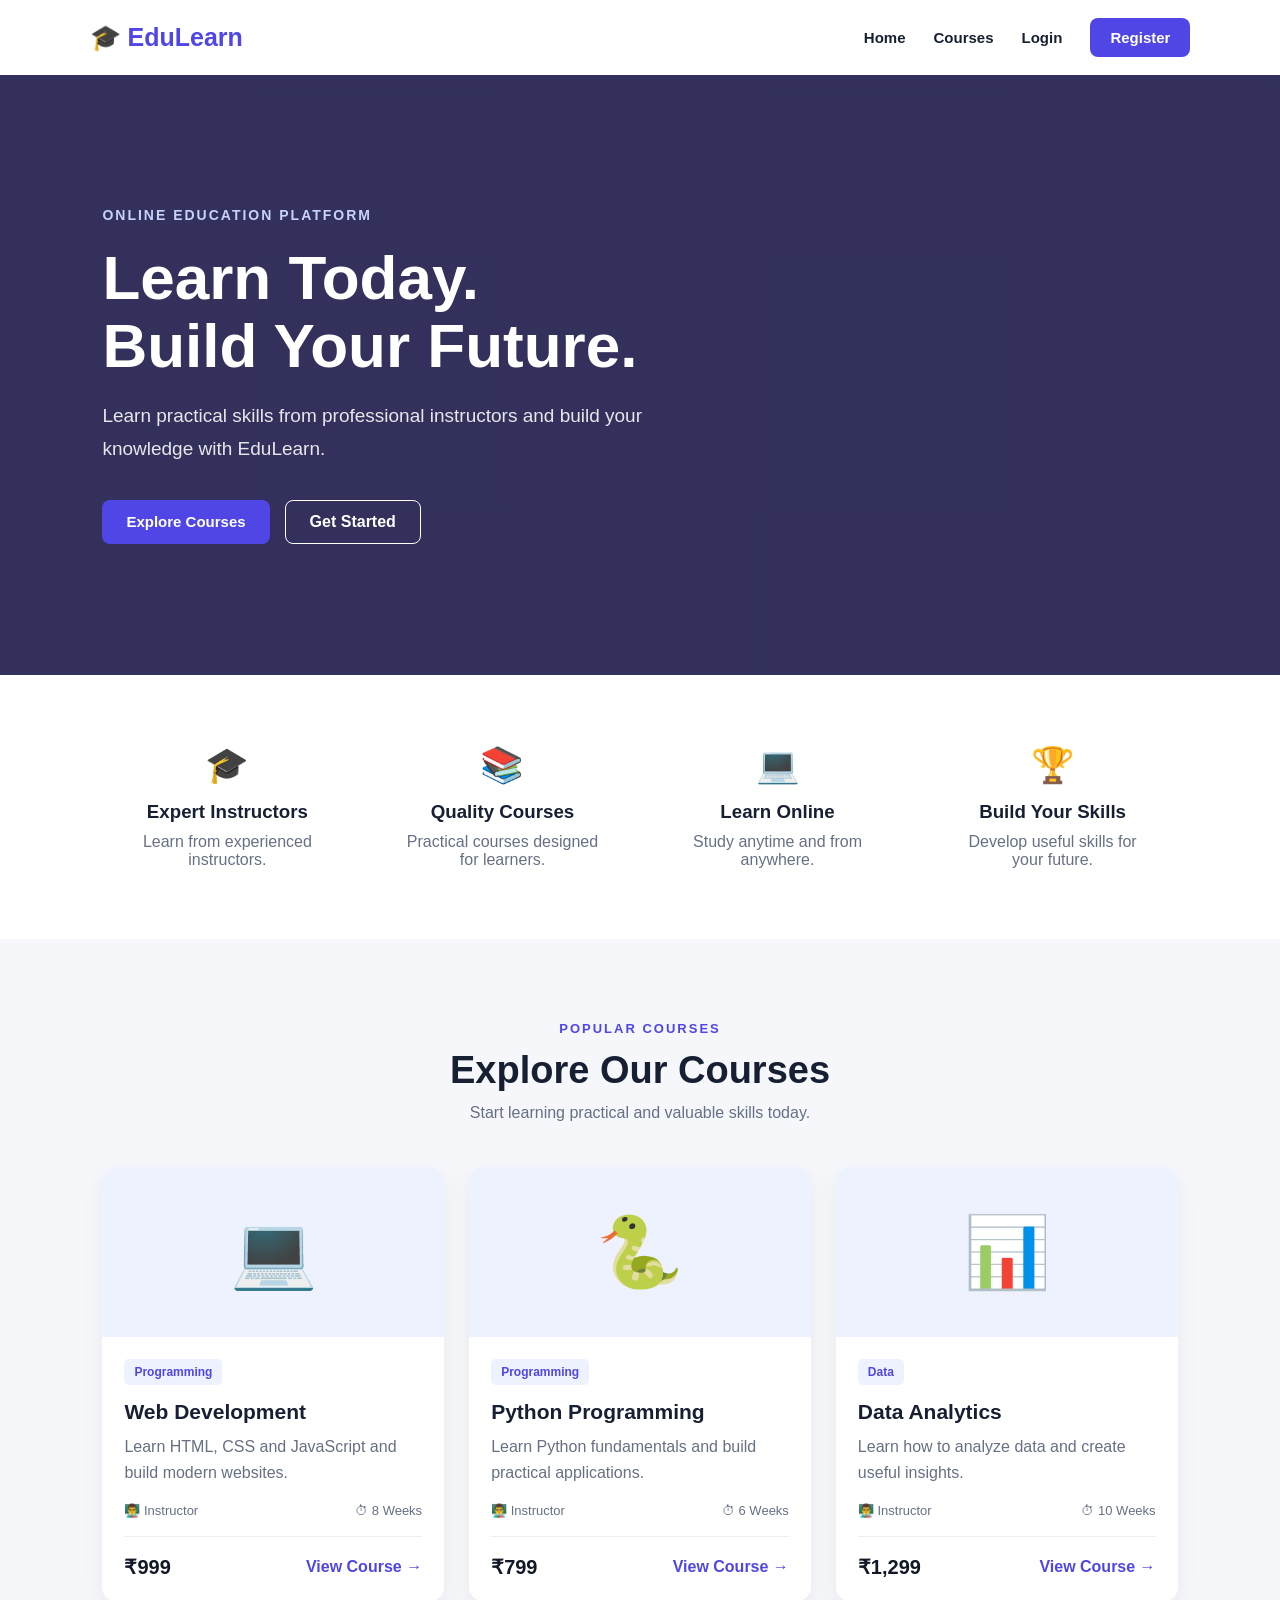
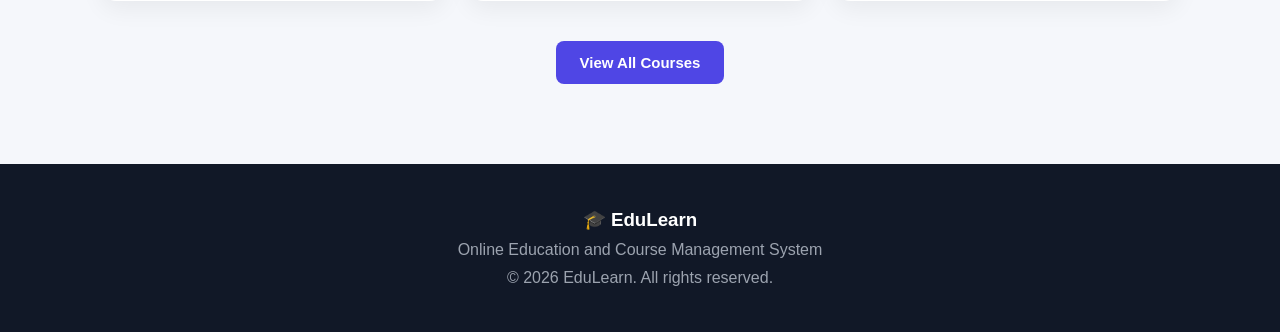
<file: index.html>
<!DOCTYPE html>
<html lang="en">

<head>
    <meta charset="UTF-8">
    <meta name="viewport" content="width=device-width, initial-scale=1.0">

    <title>EduLearn - Online Education</title>

    <link rel="stylesheet" href="style.css">
</head>

<body>

<header class="navbar">

    <div class="logo">
        🎓 EduLearn
    </div>

    <nav>
        <a href="index.html">Home</a>
        <a href="courses.html">Courses</a>
        <a href="login.html">Login</a>
        <a href="register.html" class="nav-btn">Register</a>
    </nav>

</header>


<main>

    <!-- HERO SECTION -->

    <section class="hero">

        <div class="hero-content">

            <span class="hero-tag">
                ONLINE EDUCATION PLATFORM
            </span>

            <h1>
                Learn Today.<br>
                Build Your Future.
            </h1>

            <p>
                Learn practical skills from professional instructors
                and build your knowledge with EduLearn.
            </p>

            <div class="hero-buttons">

                <a href="courses.html" class="btn">
                    Explore Courses
                </a>

                <a href="register.html" class="btn-outline">
                    Get Started
                </a>

            </div>

        </div>

    </section>


    <!-- FEATURES -->

    <section class="features">

        <div class="feature">

            <div>🎓</div>

            <h3>
                Expert Instructors
            </h3>

            <p>
                Learn from experienced instructors.
            </p>

        </div>


        <div class="feature">

            <div>📚</div>

            <h3>
                Quality Courses
            </h3>

            <p>
                Practical courses designed for learners.
            </p>

        </div>


        <div class="feature">

            <div>💻</div>

            <h3>
                Learn Online
            </h3>

            <p>
                Study anytime and from anywhere.
            </p>

        </div>


        <div class="feature">

            <div>🏆</div>

            <h3>
                Build Your Skills
            </h3>

            <p>
                Develop useful skills for your future.
            </p>

        </div>

    </section>


    <!-- COURSES -->

    <section class="section">

        <div class="section-title">

            <span>
                POPULAR COURSES
            </span>

            <h2>
                Explore Our Courses
            </h2>

            <p>
                Start learning practical and valuable skills today.
            </p>

        </div>


        <div class="course-grid">


            <!-- WEB DEVELOPMENT -->

            <div class="course-card">

                <div class="course-image">
                    💻
                </div>

                <div class="course-content">

                    <span class="category">
                        Programming
                    </span>

                    <h3>
                        Web Development
                    </h3>

                    <p>
                        Learn HTML, CSS and JavaScript
                        and build modern websites.
                    </p>

                    <div class="course-info">

                        <span>
                            👨‍🏫 Instructor
                        </span>

                        <span>
                            ⏱ 8 Weeks
                        </span>

                    </div>

                    <div class="course-bottom">

                        <strong>
                            ₹999
                        </strong>

                        <a href="login.html">
                            View Course →
                        </a>

                    </div>

                </div>

            </div>


            <!-- PYTHON -->

            <div class="course-card">

                <div class="course-image">
                    🐍
                </div>

                <div class="course-content">

                    <span class="category">
                        Programming
                    </span>

                    <h3>
                        Python Programming
                    </h3>

                    <p>
                        Learn Python fundamentals and
                        build practical applications.
                    </p>

                    <div class="course-info">

                        <span>
                            👨‍🏫 Instructor
                        </span>

                        <span>
                            ⏱ 6 Weeks
                        </span>

                    </div>

                    <div class="course-bottom">

                        <strong>
                            ₹799
                        </strong>

                        <a href="login.html">
                            View Course →
                        </a>

                    </div>

                </div>

            </div>


            <!-- DATA ANALYTICS -->

            <div class="course-card">

                <div class="course-image">
                    📊
                </div>

                <div class="course-content">

                    <span class="category">
                        Data
                    </span>

                    <h3>
                        Data Analytics
                    </h3>

                    <p>
                        Learn how to analyze data and
                        create useful insights.
                    </p>

                    <div class="course-info">

                        <span>
                            👨‍🏫 Instructor
                        </span>

                        <span>
                            ⏱ 10 Weeks
                        </span>

                    </div>

                    <div class="course-bottom">

                        <strong>
                            ₹1,299
                        </strong>

                        <a href="login.html">
                            View Course →
                        </a>

                    </div>

                </div>

            </div>


        </div>


        <div style="text-align: center; margin-top: 40px;">

            <a href="courses.html" class="btn">
                View All Courses
            </a>

        </div>

    </section>

</main>


<!-- FOOTER -->

<footer>

    <h3>
        🎓 EduLearn
    </h3>

    <p>
        Online Education and Course Management System
    </p>

    <p>
        © 2026 EduLearn. All rights reserved.
    </p>

</footer>


</body>

</html>
</file>
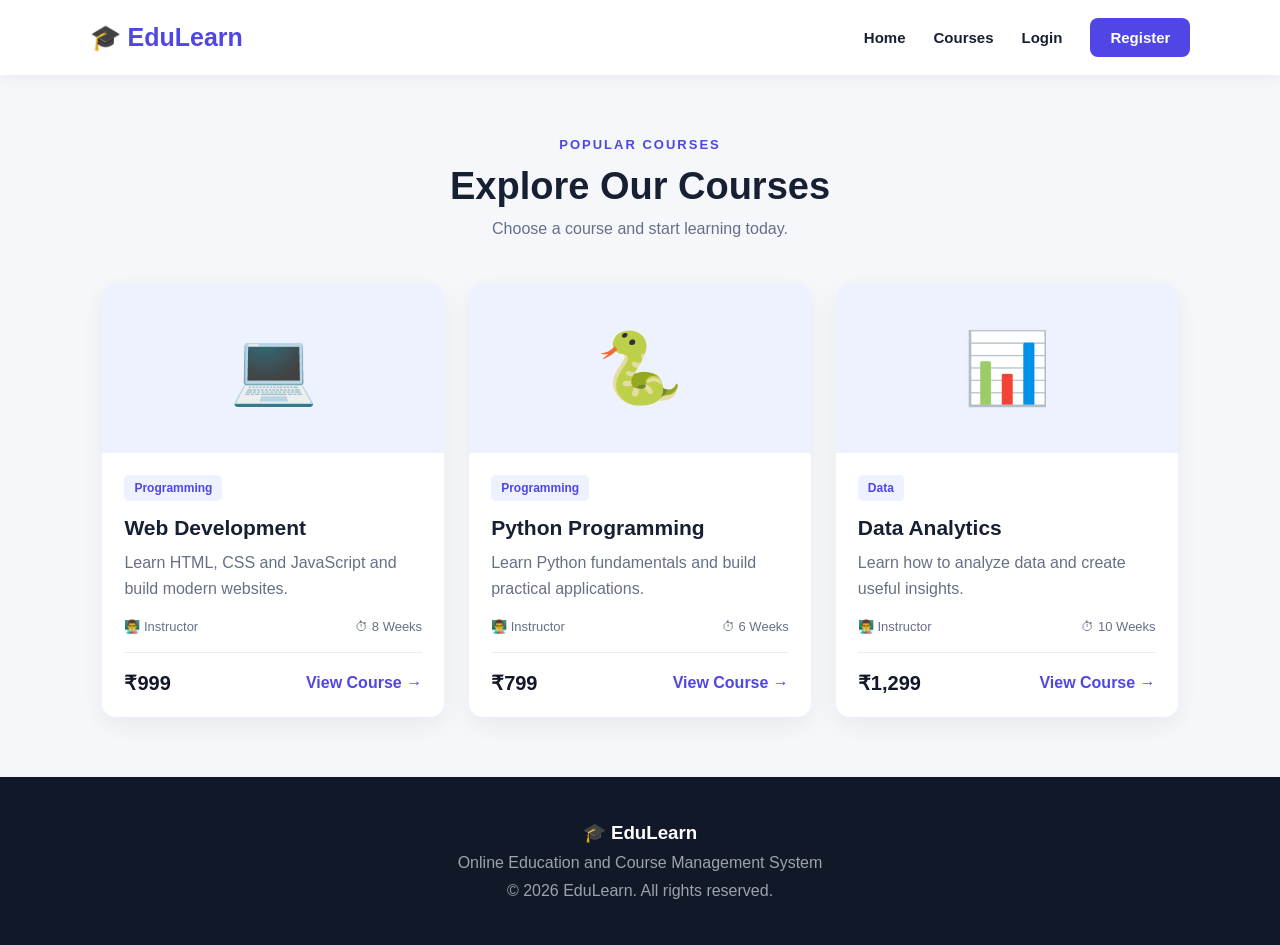
<file: courses.html>
<!DOCTYPE html>
<html lang="en">

<head>

    <meta charset="UTF-8">

    <meta name="viewport"
          content="width=device-width, initial-scale=1.0">

    <title>Courses - EduLearn</title>

    <link rel="stylesheet" href="style.css">

</head>


<body>


<header class="navbar">

    <div class="logo">
        🎓 EduLearn
    </div>

    <nav>

        <a href="index.html">
            Home
        </a>

        <a href="courses.html">
            Courses
        </a>

        <a href="login.html">
            Login
        </a>

        <a href="register.html" class="nav-btn">
            Register
        </a>

    </nav>

</header>


<main>

    <section class="courses-section">

        <div class="section-title">

            <span>
                POPULAR COURSES
            </span>

            <h2>
                Explore Our Courses
            </h2>

            <p>
                Choose a course and start learning today.
            </p>

        </div>


        <div class="course-grid">


            <!-- WEB DEVELOPMENT -->

            <div class="course-card">

                <div class="course-image">
                    💻
                </div>

                <div class="course-content">

                    <span class="category">
                        Programming
                    </span>

                    <h3>
                        Web Development
                    </h3>

                    <p>
                        Learn HTML, CSS and JavaScript
                        and build modern websites.
                    </p>

                    <div class="course-info">

                        <span>
                            👨‍🏫 Instructor
                        </span>

                        <span>
                            ⏱ 8 Weeks
                        </span>

                    </div>

                    <div class="course-bottom">

                        <strong>
                            ₹999
                        </strong>

                        <a href="login.html">
                            View Course →
                        </a>

                    </div>

                </div>

            </div>


            <!-- PYTHON -->

            <div class="course-card">

                <div class="course-image">
                    🐍
                </div>

                <div class="course-content">

                    <span class="category">
                        Programming
                    </span>

                    <h3>
                        Python Programming
                    </h3>

                    <p>
                        Learn Python fundamentals and
                        build practical applications.
                    </p>

                    <div class="course-info">

                        <span>
                            👨‍🏫 Instructor
                        </span>

                        <span>
                            ⏱ 6 Weeks
                        </span>

                    </div>

                    <div class="course-bottom">

                        <strong>
                            ₹799
                        </strong>

                        <a href="login.html">
                            View Course →
                        </a>

                    </div>

                </div>

            </div>


            <!-- DATA ANALYTICS -->

            <div class="course-card">

                <div class="course-image">
                    📊
                </div>

                <div class="course-content">

                    <span class="category">
                        Data
                    </span>

                    <h3>
                        Data Analytics
                    </h3>

                    <p>
                        Learn how to analyze data and
                        create useful insights.
                    </p>

                    <div class="course-info">

                        <span>
                            👨‍🏫 Instructor
                        </span>

                        <span>
                            ⏱ 10 Weeks
                        </span>

                    </div>

                    <div class="course-bottom">

                        <strong>
                            ₹1,299
                        </strong>

                        <a href="login.html">
                            View Course →
                        </a>

                    </div>

                </div>

            </div>


        </div>

    </section>

</main>


<footer>

    <h3>
        🎓 EduLearn
    </h3>

    <p>
        Online Education and Course Management System
    </p>

    <p>
        © 2026 EduLearn. All rights reserved.
    </p>

</footer>


</body>

</html>
</file>
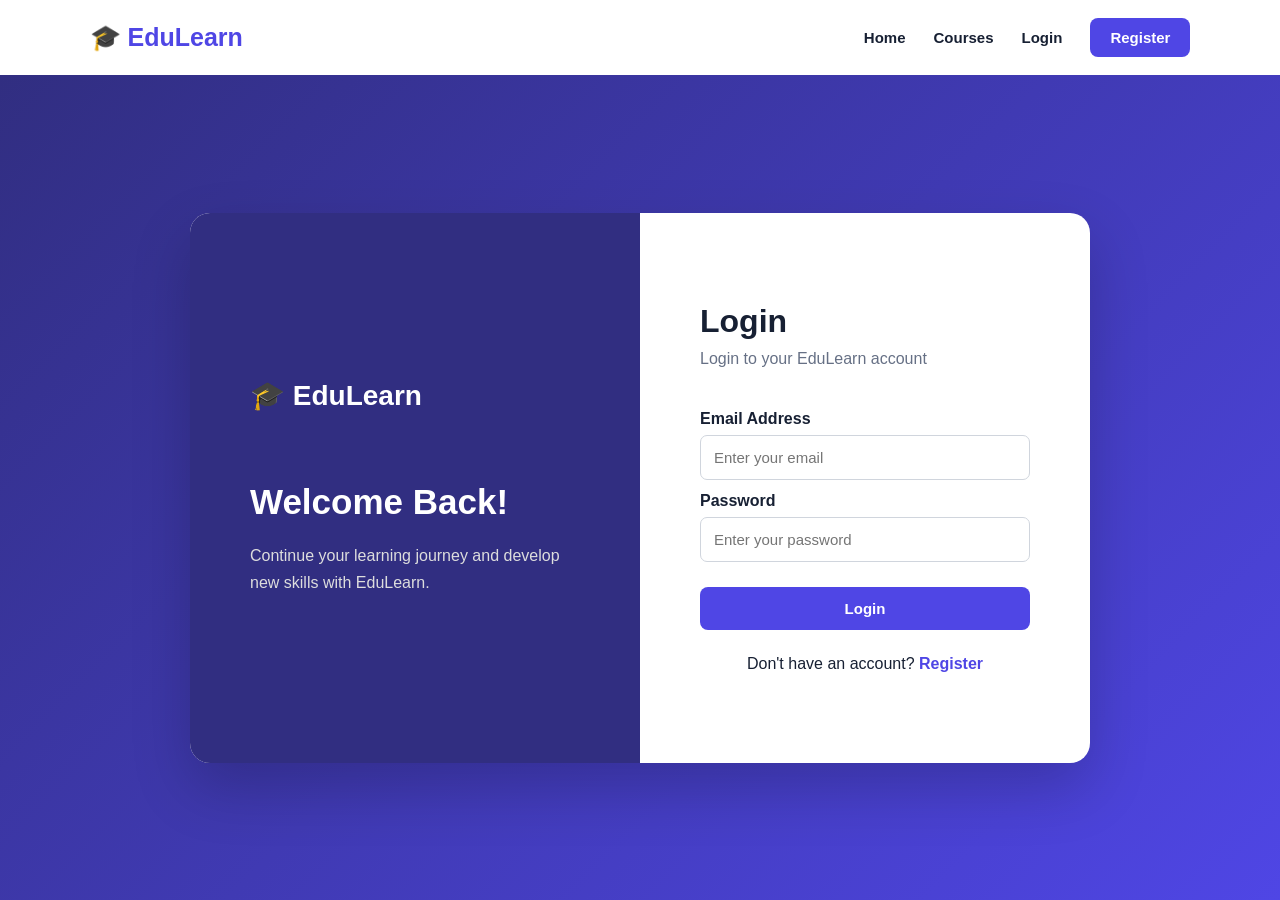
<file: login.html>
<!DOCTYPE html>
<html lang="en">
<head>
    <meta charset="UTF-8">
    <meta name="viewport" content="width=device-width, initial-scale=1.0">
    <title>Login - EduLearn</title>
    <link rel="stylesheet" href="style.css">
</head>

<body>

<header class="navbar">
    <div class="logo">
        🎓 EduLearn
    </div>

    <nav>
        <a href="index.html">Home</a>
        <a href="courses.html">Courses</a>
        <a href="login.html">Login</a>
        <a href="register.html" class="nav-btn">Register</a>
    </nav>
</header>

<main class="auth-page">

    <div class="auth-container">

        <div class="auth-left">
            <h1>🎓 EduLearn</h1>

            <h2>Welcome Back!</h2>

            <p>
                Continue your learning journey
                and develop new skills with EduLearn.
            </p>
        </div>

        <div class="auth-box">

            <h2>Login</h2>

            <p class="auth-subtitle">
                Login to your EduLearn account
            </p>

            <form id="loginForm">

                <label for="email">Email Address</label>

                <input
                    type="email"
                    id="email"
                    name="email"
                    placeholder="Enter your email"
                    required
                >

                <label for="password">Password</label>

                <input
                    type="password"
                    id="password"
                    name="password"
                    placeholder="Enter your password"
                    required
                >

                <button type="submit" class="btn full-btn">
                    Login
                </button>

            </form>

            <p class="auth-footer">
                Don't have an account?
                <a href="register.html">Register</a>
            </p>

        </div>

    </div>

</main>

<script>
document.getElementById("loginForm").addEventListener("submit", function(event) {

    event.preventDefault();

    alert("Login connection will be added next.");

});
</script>

</body>
</html>
</file>
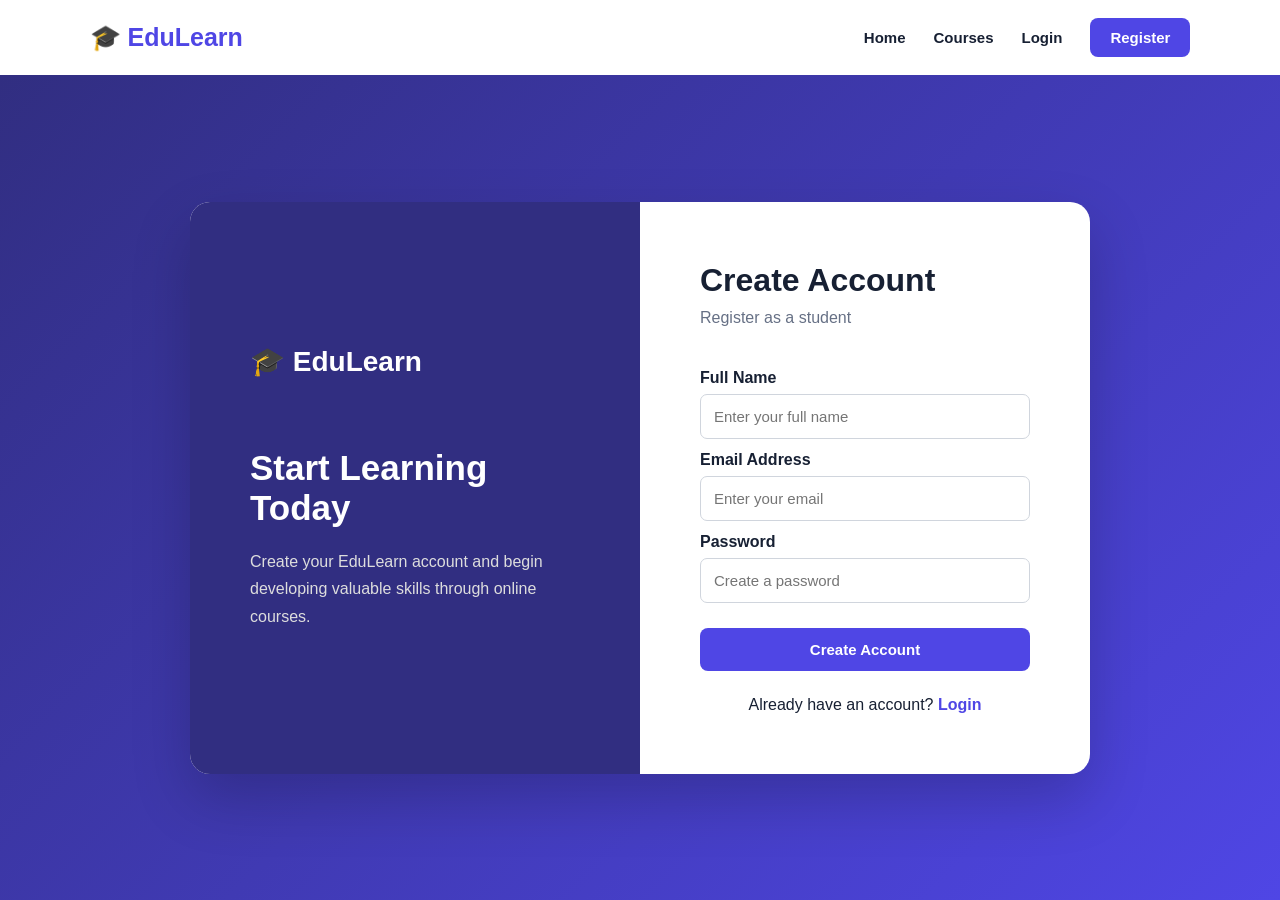
<file: register.html>
<!DOCTYPE html>
<html lang="en">

<head>
    <meta charset="UTF-8">
    <meta name="viewport" content="width=device-width, initial-scale=1.0">

    <title>Register - EduLearn</title>

    <link rel="stylesheet" href="style.css">
</head>

<body>

<header class="navbar">

    <div class="logo">
        🎓 EduLearn
    </div>

    <nav>
        <a href="index.html">Home</a>
        <a href="courses.html">Courses</a>
        <a href="login.html">Login</a>
        <a href="register.html" class="nav-btn">Register</a>
    </nav>

</header>


<main class="auth-page">

    <div class="auth-container">

        <div class="auth-left">

            <h1>🎓 EduLearn</h1>

            <h2>Start Learning Today</h2>

            <p>
                Create your EduLearn account and
                begin developing valuable skills
                through online courses.
            </p>

        </div>


        <div class="auth-box">

            <h2>Create Account</h2>

            <p class="auth-subtitle">
                Register as a student
            </p>


            <form id="registerForm">

                <label for="name">
                    Full Name
                </label>

                <input
                    type="text"
                    id="name"
                    name="name"
                    placeholder="Enter your full name"
                    required
                >


                <label for="email">
                    Email Address
                </label>

                <input
                    type="email"
                    id="email"
                    name="email"
                    placeholder="Enter your email"
                    required
                >


                <label for="password">
                    Password
                </label>

                <input
                    type="password"
                    id="password"
                    name="password"
                    placeholder="Create a password"
                    required
                >


                <button
                    type="submit"
                    class="btn full-btn">
                    Create Account
                </button>

            </form>


            <p class="auth-footer">

                Already have an account?

                <a href="login.html">
                    Login
                </a>

            </p>

        </div>

    </div>

</main>


<script>

document.getElementById("registerForm").addEventListener("submit", function(event) {

    event.preventDefault();

    alert("Registration connection will be added next.");

});

</script>

</body>

</html>
</file>
<file: style.css>
/* =========================
   RESET
========================= */

* {
    margin: 0;
    padding: 0;
    box-sizing: border-box;
}

body {
    font-family: Arial, Helvetica, sans-serif;
    background: #f5f7fb;
    color: #172033;
}

a {
    text-decoration: none;
    color: inherit;
}


/* =========================
   NAVBAR
========================= */

.navbar {
    min-height: 75px;
    padding: 0 7%;
    background: white;

    display: flex;
    align-items: center;
    justify-content: space-between;

    box-shadow: 0 2px 15px rgba(0, 0, 0, 0.06);
}

.logo {
    font-size: 25px;
    font-weight: 800;
    color: #4f46e5;
}

.navbar nav {
    display: flex;
    align-items: center;
    gap: 28px;
}

.navbar nav a {
    font-size: 15px;
    font-weight: 600;
}

.navbar nav a:hover {
    color: #4f46e5;
}

.nav-btn {
    padding: 11px 20px;
    background: #4f46e5;
    color: white !important;
    border-radius: 8px;
}

.nav-btn:hover {
    background: #3730a3;
}


/* =========================
   HERO
========================= */

.hero {
    min-height: 600px;

    display: flex;
    align-items: center;

    padding: 70px 8%;

    background:
        linear-gradient(
            rgba(30, 27, 75, 0.9),
            rgba(30, 27, 75, 0.9)
        ),
        url("https://images.unsplash.com/photo-1522202176988-66273c2fd55f");

    background-size: cover;
    background-position: center;

    color: white;
}

.hero-content {
    max-width: 700px;
}

.hero-tag {
    font-size: 14px;
    letter-spacing: 2px;
    color: #c7d2fe;
    font-weight: bold;
}

.hero h1 {
    font-size: 62px;
    line-height: 1.1;
    margin: 20px 0;
}

.hero p {
    font-size: 19px;
    line-height: 1.7;
    color: #e5e7eb;
    max-width: 600px;
}

.hero-buttons {
    margin-top: 35px;

    display: flex;
    gap: 15px;
}


/* =========================
   BUTTONS
========================= */

.btn {
    display: inline-block;

    border: none;
    cursor: pointer;

    background: #4f46e5;
    color: white;

    padding: 13px 24px;

    border-radius: 8px;

    font-size: 15px;
    font-weight: 700;

    transition: 0.3s;
}

.btn:hover {
    background: #3730a3;
    transform: translateY(-2px);
}

.btn-outline {
    display: inline-block;

    padding: 12px 24px;

    border: 1px solid white;
    border-radius: 8px;

    font-weight: 700;
}

.btn-outline:hover {
    background: white;
    color: #3730a3;
}


/* =========================
   FEATURES
========================= */

.features {
    padding: 45px 8%;

    background: white;

    display: grid;
    grid-template-columns: repeat(4, 1fr);

    gap: 25px;
}

.feature {
    padding: 25px;
    text-align: center;
}

.feature div {
    font-size: 35px;
    margin-bottom: 15px;
}

.feature h3 {
    margin-bottom: 10px;
}

.feature p {
    color: #667085;
}


/* =========================
   GENERAL SECTION
========================= */

.section {
    padding: 80px 8%;
}

.section-title {
    text-align: center;
    margin-bottom: 45px;
}

.section-title span {
    color: #4f46e5;
    font-size: 13px;
    font-weight: bold;
    letter-spacing: 2px;
}

.section-title h2 {
    font-size: 38px;
    margin: 12px 0;
}

.section-title p {
    color: #667085;
}


/* =========================
   COURSE GRID
========================= */

.course-grid {
    display: grid;
    grid-template-columns: repeat(3, 1fr);
    gap: 25px;
}

.course-card {
    background: white;

    border-radius: 14px;
    overflow: hidden;

    box-shadow: 0 8px 25px rgba(0, 0, 0, 0.06);

    transition: 0.3s;
}

.course-card:hover {
    transform: translateY(-6px);
}

.course-image {
    height: 170px;

    display: flex;
    align-items: center;
    justify-content: center;

    background: #eef2ff;

    font-size: 70px;
}

.course-content {
    padding: 22px;
}

.category {
    display: inline-block;

    background: #eef2ff;
    color: #4f46e5;

    padding: 6px 10px;

    border-radius: 5px;

    font-size: 12px;
    font-weight: bold;
}

.course-content h3 {
    margin: 15px 0 10px;
    font-size: 21px;
}

.course-content p {
    color: #667085;
    line-height: 1.6;
}

.course-info {
    margin: 18px 0;

    display: flex;
    justify-content: space-between;

    color: #667085;
    font-size: 13px;
}

.course-bottom {
    border-top: 1px solid #eee;

    padding-top: 18px;

    display: flex;
    align-items: center;
    justify-content: space-between;
}

.course-bottom strong {
    font-size: 20px;
    color: #111827;
}

.course-bottom a {
    color: #4f46e5;
    font-weight: bold;
}

.course-bottom a:hover {
    text-decoration: underline;
}


/* =========================
   AUTH PAGES
========================= */

.auth-page {
    min-height: calc(100vh - 75px);

    display: flex;
    align-items: center;
    justify-content: center;

    padding: 50px 20px;

    background:
        linear-gradient(
            135deg,
            #312e81,
            #4f46e5
        );
}

.auth-container {
    width: 900px;
    min-height: 550px;

    display: grid;
    grid-template-columns: 1fr 1fr;

    background: white;

    border-radius: 20px;

    overflow: hidden;

    box-shadow: 0 25px 60px rgba(0, 0, 0, 0.2);
}

.auth-left {
    padding: 60px;

    background: #312e81;

    color: white;

    display: flex;
    flex-direction: column;
    justify-content: center;
}

.auth-left h1 {
    font-size: 28px;
    margin-bottom: 70px;
}

.auth-left h2 {
    font-size: 35px;
    margin-bottom: 20px;
}

.auth-left p {
    line-height: 1.7;
    color: #ddd;
}

.auth-box {
    padding: 60px;

    display: flex;
    flex-direction: column;
    justify-content: center;
}

.auth-box h2 {
    font-size: 32px;
}

.auth-subtitle {
    color: #667085;
    margin: 10px 0 30px;
}

.auth-box form {
    display: flex;
    flex-direction: column;
}

.auth-box label {
    margin: 12px 0 7px;
    font-weight: bold;
}

.auth-box input {
    padding: 13px;

    border: 1px solid #d0d5dd;

    border-radius: 7px;

    outline: none;

    font-size: 15px;
}

.auth-box input:focus {
    border-color: #4f46e5;
}

.full-btn {
    width: 100%;
    margin-top: 25px;
}

.auth-footer {
    text-align: center;
    margin-top: 25px;
}

.auth-footer a {
    color: #4f46e5;
    font-weight: bold;
}


/* =========================
   REGISTER
========================= */

.register-page {
    min-height: calc(100vh - 75px);

    display: flex;
    align-items: center;
    justify-content: center;

    padding: 50px 20px;

    background:
        linear-gradient(
            135deg,
            #312e81,
            #4f46e5
        );
}


/* =========================
   ALERTS
========================= */

.alert {
    padding: 12px 15px;
    border-radius: 7px;
    margin-bottom: 15px;
}

.success {
    background: #dcfce7;
    color: #166534;
}

.danger {
    background: #fee2e2;
    color: #991b1b;
}

.warning {
    background: #fef3c7;
    color: #92400e;
}


/* =========================
   PAGE HEADER
========================= */

.page-header {
    padding: 70px 8%;

    text-align: center;

    background: #eef2ff;
}

.page-header h1 {
    font-size: 45px;
    margin-bottom: 12px;
}

.page-header p {
    color: #667085;
}


/* =========================
   COURSES PAGE
========================= */

.course-section,
.courses-section {
    padding: 60px 8%;
}

.courses-section > p:first-child {
    color: #4f46e5;
    font-size: 13px;
    font-weight: bold;
    letter-spacing: 2px;
}

.courses-section > h1 {
    font-size: 45px;
    margin: 12px 0;
}

.courses-section > p {
    color: #667085;
    margin-bottom: 35px;
}

.search-box {
    margin-bottom: 40px;

    display: flex;
    gap: 15px;
}

.search-box input,
.search-box select {
    padding: 14px;

    border: 1px solid #d0d5dd;
    border-radius: 8px;

    outline: none;
}

.search-box input {
    flex: 1;
}


/* =========================
   COURSE DETAILS
========================= */

.course-detail {
    max-width: 1100px;

    margin: 70px auto;

    padding: 30px;

    background: white;

    border-radius: 15px;

    display: grid;

    grid-template-columns: 1fr 1fr;

    gap: 50px;
}

.detail-image img {
    width: 100%;
    height: 400px;

    object-fit: cover;

    border-radius: 12px;
}

.detail-content {
    padding: 20px 0;
}

.detail-content h1 {
    font-size: 42px;
    margin: 20px 0;
}

.description {
    color: #667085;
    line-height: 1.8;
}

.detail-info {
    margin: 30px 0;

    display: grid;

    grid-template-columns: repeat(3, 1fr);

    gap: 15px;
}

.detail-info div {
    padding: 18px;

    background: #f5f7fb;

    border-radius: 8px;
}

.detail-info strong,
.detail-info span {
    display: block;
}

.detail-info span {
    margin-top: 8px;
    color: #667085;
}


/* =========================
   DASHBOARD
========================= */

.dashboard,
.admin-dashboard {
    padding: 60px 8%;
}

.dashboard-header {
    margin-bottom: 50px;

    display: flex;
    justify-content: space-between;
    align-items: center;
}

.dashboard-header span {
    color: #4f46e5;
    font-weight: bold;
    font-size: 13px;
}

.dashboard-header h1 {
    margin: 10px 0;
}


/* =========================
   ADMIN
========================= */

.stats {
    margin: 35px 0;

    display: grid;

    grid-template-columns: repeat(3, 1fr);

    gap: 20px;
}

.stat-card {
    background: white;

    padding: 30px;

    border-radius: 12px;

    box-shadow: 0 5px 20px rgba(0, 0, 0, 0.05);
}

.stat-card strong {
    display: block;

    font-size: 35px;

    color: #4f46e5;

    margin-top: 10px;
}

.admin-form {
    background: white;

    padding: 30px;

    margin-bottom: 50px;

    border-radius: 12px;
}

.admin-form form {
    display: grid;

    grid-template-columns: repeat(2, 1fr);

    gap: 15px;

    margin-top: 20px;
}

.admin-form input,
.admin-form textarea {
    padding: 13px;

    border: 1px solid #ddd;

    border-radius: 7px;
}

.admin-form textarea {
    grid-column: 1 / -1;
    min-height: 120px;
}

.admin-form button {
    width: 180px;
}


/* =========================
   TABLE
========================= */

.table-container {
    margin-top: 20px;

    background: white;

    overflow-x: auto;

    border-radius: 10px;
}

table {
    width: 100%;

    border-collapse: collapse;
}

th,
td {
    padding: 15px;

    border-bottom: 1px solid #eee;

    text-align: left;
}

th {
    background: #f5f7fb;
}

.delete-btn {
    color: #dc2626;
    font-weight: bold;
}


/* =========================
   FOOTER
========================= */

footer {
    padding: 45px 8%;

    text-align: center;

    background: #111827;
    color: white;
}

footer p {
    color: #9ca3af;
    margin-top: 10px;
}


/* =========================
   RESPONSIVE
========================= */

@media (max-width: 900px) {

    .course-grid {
        grid-template-columns: repeat(2, 1fr);
    }

    .features {
        grid-template-columns: repeat(2, 1fr);
    }

    .auth-container {
        width: 90%;
    }

    .course-detail {
        grid-template-columns: 1fr;
    }

}


@media (max-width: 600px) {

    .navbar {
        height: auto;
        padding: 20px;

        flex-direction: column;
        gap: 20px;
    }

    .navbar nav {
        gap: 12px;

        flex-wrap: wrap;
        justify-content: center;
    }

    .hero {
        padding: 60px 25px;
    }

    .hero h1 {
        font-size: 42px;
    }

    .hero-buttons {
        flex-direction: column;
    }

    .features,
    .course-grid,
    .stats {
        grid-template-columns: 1fr;
    }

    .section,
    .course-section,
    .courses-section,
    .dashboard,
    .admin-dashboard {
        padding: 45px 20px;
    }

    .auth-container {
        grid-template-columns: 1fr;
    }

    .auth-left {
        display: none;
    }

    .auth-box {
        padding: 35px;
    }

    .search-box {
        flex-direction: column;
    }

    .detail-info {
        grid-template-columns: 1fr;
    }

    .admin-form form {
        grid-template-columns: 1fr;
    }

    .admin-form textarea {
        grid-column: auto;
    }

}
</file>
